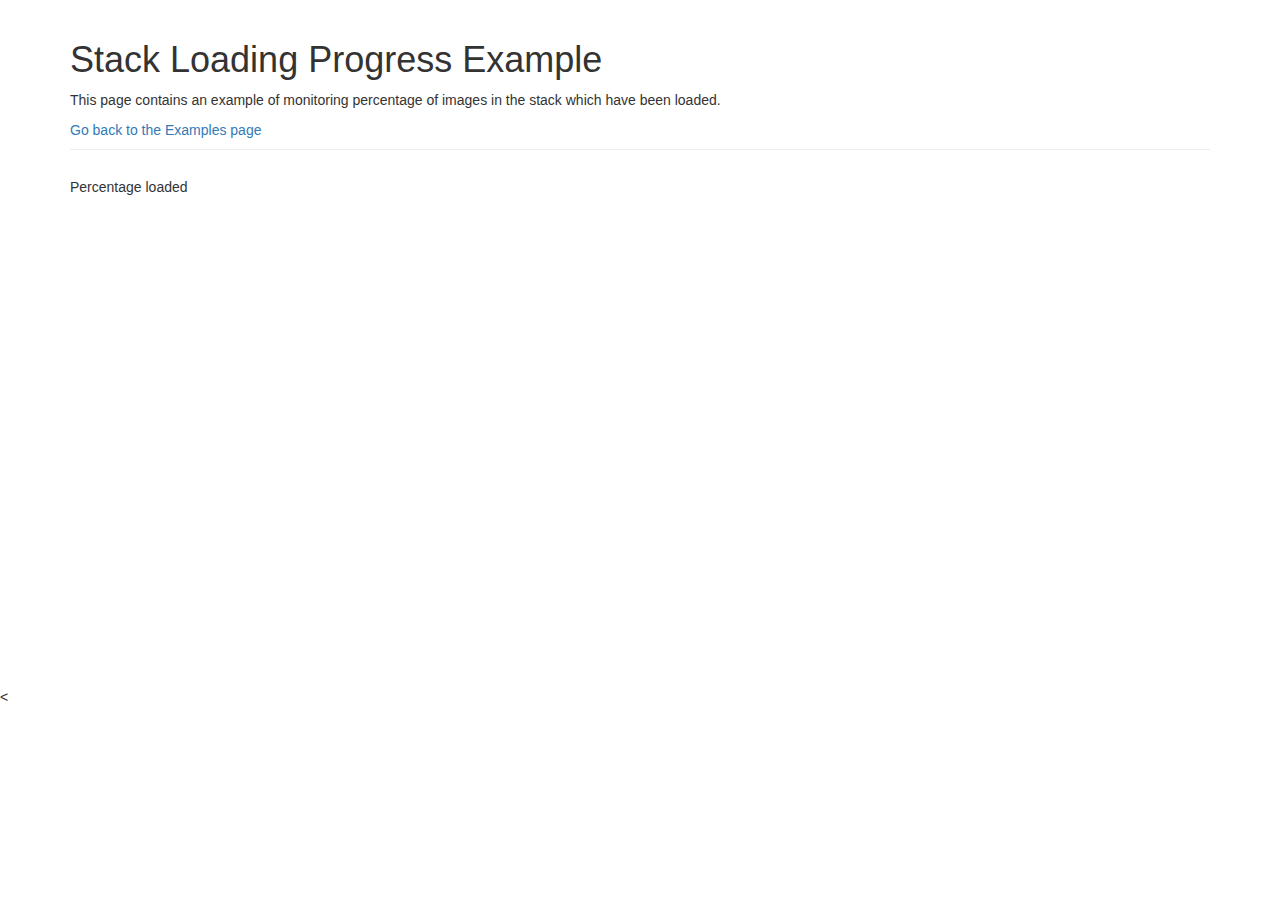
<file: src/main/webapp/test3_html/index.html>
<!DOCTYPE HTML>
<html>
<head>
    <!-- support for mobile touch devices -->
    <meta name="viewport" content="user-scalable=no, width=device-width, initial-scale=1, maximum-scale=1">

    <!-- twitter bootstrap CSS stylesheet - not required by cornerstoneTools -->
    <link href="../test_script/css/bootstrap.min.css" rel="stylesheet">

    <link href="../test_script/css/cornerstone.min.css" rel="stylesheet">

</head>
<body>
<div class="container">
    <div class="page-header">
        <h1>
            Stack Loading Progress Example
        </h1>
        <p>
            This page contains an example of monitoring percentage of images in the stack which have been loaded.
        </p>
        <a href="../index.html">Go back to the Examples page</a>
    </div>

    <div class="row">
        <div class="col-xs-12 col-sm-2">
            <h5>Percentage loaded</h5>
            <span id="loadProgress"></span>
        </div>
        <div class="col-xs-6">
            <div style="width:512px;height:512px;position:relative;display:inline-block;color:white;"
                 oncontextmenu="return false"
                 class='cornerstone-enabled-image'
                 unselectable='on'
                 onselectstart='return false;'
                 onmousedown='return false;'>
                <div id="dicomImage"
                     style="width:512px;height:512px;top:0px;left:0px; position:absolute;">
                </div>
            </div>
        </div>

    </div>
</div>

</body>

<<script src="../test_script/js/cornerstone.min.js"></script>
<SCRIPT src="../test_script/js/cornerstoneMath.min.js"></SCRIPT>
<SCRIPT src="../test_script/js/cornerstoneTools.min.js"></SCRIPT>

<!-- include the dicomParser library as the WADO image loader depends on it -->
<script src="../test_script/js/dicomParser.min.js"></script>

<!-- BEGIN Optional Codecs -->

<!-- OpenJPEG based jpeg 2000 codec -->
<script src="../test_script/js/openJPEG-FixedMemory.js"></script>

<!-- PDF.js based jpeg 2000 codec -->
<!-- NOTE: do not load the OpenJPEG codec if you use this one -->
<!-- <script src="../../codecs/jpx.min.js"></script> -->

<!-- JPEG-LS codec -->
<script src="../test_script/js/charLS-FixedMemory-browser.js"></script>

<!-- JPEG Lossless codec -->
<script src="../test_script/js/jpegLossless.js"></script>

<!-- JPEG Baseline codec -->
<script src="../test_script/js/jpeg.js"></script>

<!-- Deflate transfer syntax codec -->
<script src="../test_script/js/pako.min.js"></script>

<!-- END Optional Codecs -->

<!-- include the cornerstoneWADOImageLoader library -->
<script src="../test_script/js/cornerstoneWADOImageLoader.js"></script>

<script src="../test_script/js/uids.js"></script>

<!-- Lines ONLY required for this example to run without building the project -->
<script>window.cornerstoneWADOImageLoader || document.write('<script src="https://unpkg.com/cornerstone-wado-image-loader">\x3C/script>')</script>
<script src="../test_script/js/initializeWebWorkers.js"></script>


<script>
    cornerstoneWADOImageLoader.external.cornerstone = cornerstone;

   /* cornerstoneWADOImageLoader.configure({
        beforeSend: function(xhr) {
            // Add custom headers here (e.g. auth tokens)
            //xhr.setRequestHeader('APIKEY', 'my auth token');
        }
    });*/
    var element = document.getElementById('dicomImage');

    var imageIds = [
        'wadouri:http://localhost:8080/2.dcm',
        'wadouri:http://localhost:8080/3.dcm'
    ];

    var stack = {
        currentImageIdIndex : 0,
        imageIds: imageIds
    };


    // Deep copy the imageIds
    var loadProgress = {"imageIds": stack.imageIds.slice(0),
                    "total": stack.imageIds.length,
                    "remaining": stack.imageIds.length,
                    "percentLoaded": 0,
                    };

   /* function onImageLoaded (event) {
        var eventData = event.detail;
        var imageId = eventData.image.imageId;
        var imageIds = loadProgress["imageIds"];

        // Remove all instances, in case the stack repeats imageIds
        for(var i = imageIds.length - 1; i >= 0; i--) {
            if(imageIds[i] === imageId) {
               imageIds.splice(i, 1);
            }
        }

        // Populate the load progress object
        loadProgress["remaining"] = imageIds.length;
        loadProgress["percentLoaded"] = parseInt(100 - loadProgress["remaining"] / loadProgress["total"] * 100, 10);

        if ((loadProgress["remaining"] / loadProgress["total"]) === 0) {
            console.timeEnd("Loading");
        }

        // Write to a span in the DOM
        var currentValueSpan = document.getElementById("loadProgress");
        currentValueSpan.textContent = loadProgress["percentLoaded"];
    }

    // Image loading events are bound to the cornerstone object, not the element
    cornerstone.events.addEventListener("cornerstoneimageloaded", onImageLoaded);
*/
    // image enable the dicomImage element and the mouse inputs
    console.time("Loading");
    cornerstone.enable(element);
    cornerstoneTools.mouseInput.enable(element);
    cornerstoneTools.mouseWheelInput.enable(element);
    cornerstone.loadAndCacheImage(imageIds[stack.currentImageIdIndex]).then(function(image) {
        // display this image
        var viewport = cornerstone.getDefaultViewportForImage(element, image);
        cornerstone.displayImage(element, image,viewport);

        // set the stack as tool state
        cornerstoneTools.addStackStateManager(element, ['stack']);
        cornerstoneTools.addToolState(element, 'stack', stack);

        // Enable all tools we want to use with this element
        cornerstoneTools.stackScroll.activate(element, 1);
        cornerstoneTools.stackScrollWheel.activate(element);

        // Uncomment below to enable stack prefetching
        // With the example images the loading will be extremely quick, though
        cornerstoneTools.stackPrefetch.enable(element, 3);
    });

</script>
</html>
</file>
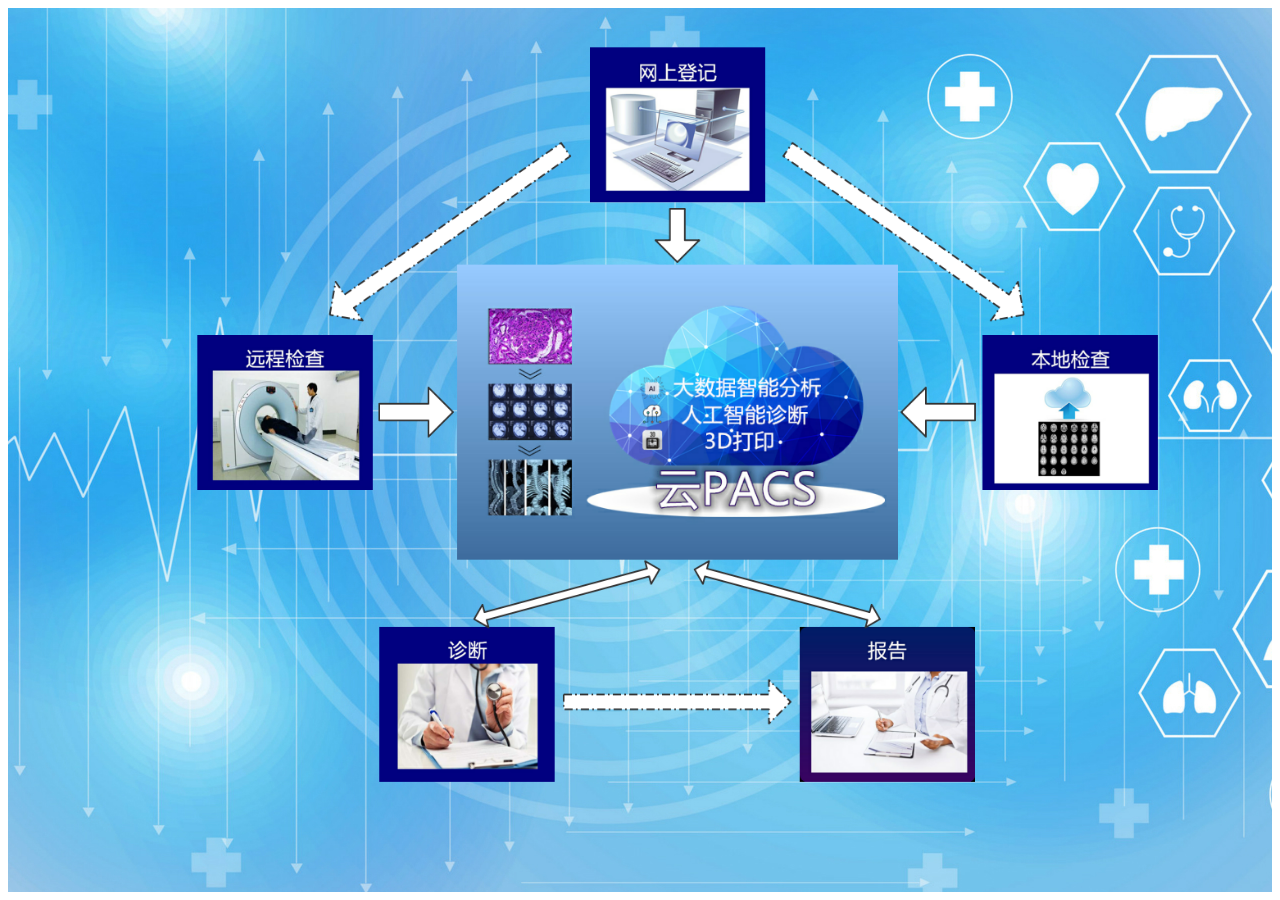
<file: src/main/webapp/major_function.html>
<head>
    <meta charset="utf-8">
    <style>
        .mf-background {
            background: url("images/info_board/400072433_banner_meitu_1.jpg") no-repeat fixed center;
            background-size: cover;
            width: 100%;
            height: 100%;
        }
        .clear {
            clear: both;
        }
    </style>
    <script>
        $(function(){
            $.ajax({
                type:"post",
                url:"userAuth/getUserAuthCode",
                dataType: "html",
                async:false,
                success:function(data){
                     // alert(data);
                    var obj=eval("("+data+")");
                    document.getElementById("hide").value=obj;
                    var auth=document.getElementById("hide").value;
                    // alert(auth);
                }
            });
        });
        function open_register() {
            var auth=document.getElementById("hide").value;
            // alert(auth);
            var strs=auth.split(",");
            for(var i=0;i<strs.length;i++)
            {
                var j=strs[i];
                // alert(j);
                if(j==18)
                {
                    // alert("####");
                    break;
                }else{
                    // alert("$$$");
                    if(i==strs.length-1){
                        if(j!=18)
                            // alert("^^^");
                        return;
                    }else{
                        // alert("%%%");
                        continue;
                    }
                }
            }
            BJUI.navtab({
                id:'registerinfo',
                url:'zlk_html/register_info_j.html',
                title:'登记信息'
            })
        };
        function open_report() {
            var auth=document.getElementById("hide").value;
            // alert(auth);
            var strs=auth.split(",");
            for(var i=0;i<strs.length;i++)
            {
                var j=strs[i];
                // alert(j);
                if(j==21)
                {
                    // alert("####");
                    break;
                }else{
                    // alert("$$$");
                    if(i==strs.length-1){
                        if(j!=21)
                            // alert("^^^");
                        return;
                    }else{
                        // alert("%%%");
                        continue;
                    }
                }
            }
            BJUI.navtab({
                id:'inner_search',
                url:'zlk_html/report_search_j.html',
                title:'本地检索'
            })
        };
        function open_wait_write() {
            var auth=document.getElementById("hide").value;
            // alert(auth);
            var strs=auth.split(",");
            for(var i=0;i<strs.length;i++)
            {
                var j=strs[i];
                // alert(j);
                if(j==17)
                {
                    // alert("####");
                    break;
                }else{
                    // alert("$$$");
                    if(i==strs.length-1){
                        if(j!=17)
                            // alert("^^^");
                            return;
                    }else{
                        // alert("%%%");
                    continue;
                    }
                }
            }
            BJUI.navtab({
                id:'hadChecked',
                url:'zlk_html/report_hadchecked_m.html',
                title:'本地书写'
            })
        };
    </script>
</head>
<body>
    <div class="mf-background" >
        <div class="register_" style="padding-left: 150px;">
            <img src="images/info_board/main_board.png" style="height:800px;" usemap="#url_map">
            <map name="url_map">
                <area shape="rect" coords="433,40,610,195" alt="登记" onclick="open_register()" style="cursor: pointer;">
                <area shape="rect" coords="222,620,399,774" alt="诊断" onclick="open_wait_write()" style="cursor: pointer;">
                <area shape="rect" coords="643,622,817,774" alt="报告" onclick="open_report()" style="cursor: pointer;">
            </map>
            <input type="hidden" id="hide" name="hide" size="20" class="code" />
        </div>
    </div>
</body>
</file>
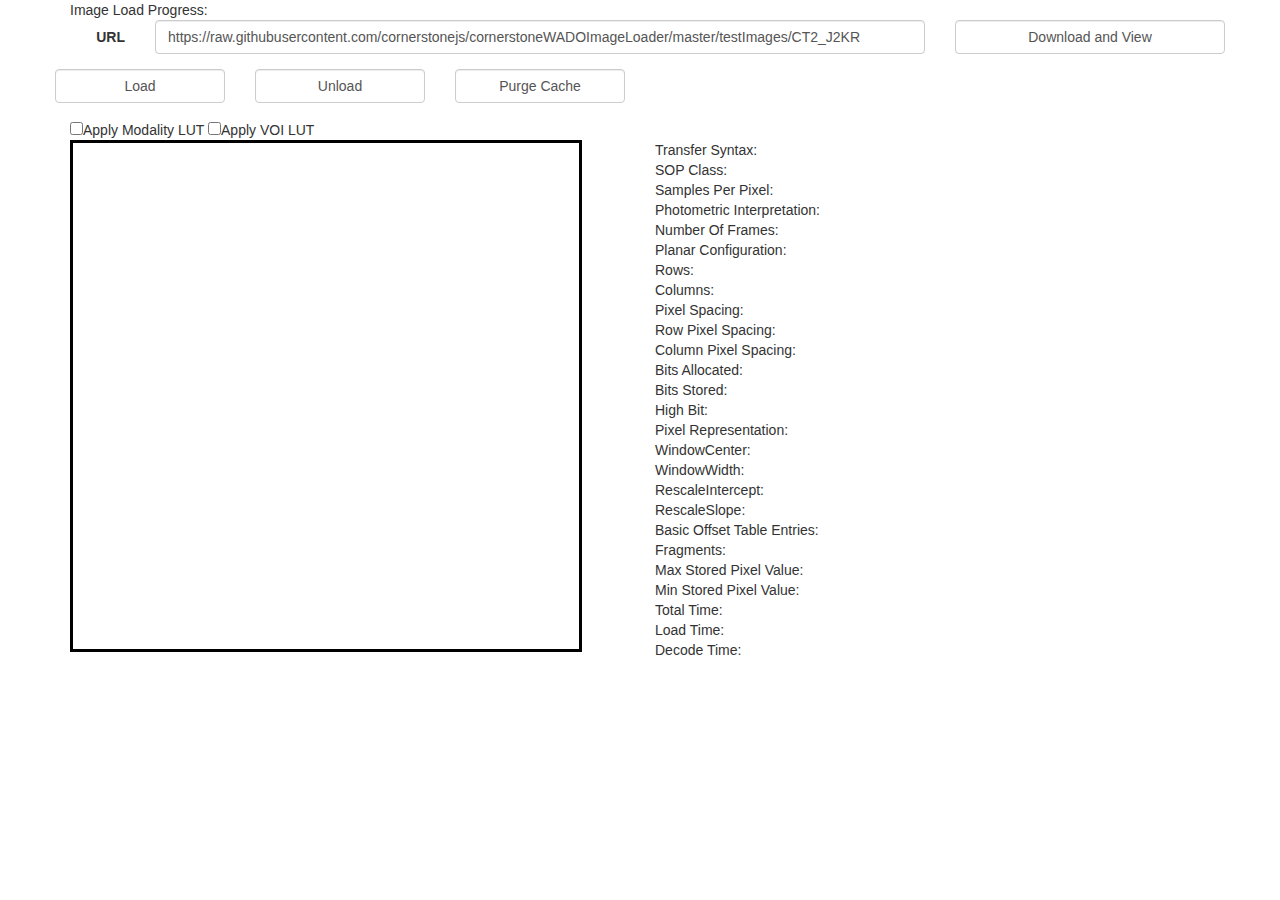
<file: src/main/webapp/test3_html/anno1.html>
<!DOCTYPE HTML>
<html>
<head>
    <!-- twitter bootstrap CSS stylesheet - included to make things pretty, not needed or used by cornerstone -->
    <link href="../test_script/css/bootstrap.min.css" rel="stylesheet">
    <link href="../test_script/css/cornerstone.min.css" rel="stylesheet">
</head>
<body>
<div class="container">

    <div id="loadProgress">Image Load Progress:</div>

    <div class="row">
        <form id="form" class="form-horizontal">
            <div class="form-group">
                <label class="control-label col-sm-1" for="wadoURL">URL</label>
                <div class="col-sm-8">
                    <input class="form-control" type="text" id="wadoURL" placeholder="Enter WADO URL" value="https://raw.githubusercontent.com/cornerstonejs/cornerstoneWADOImageLoader/master/testImages/CT2_J2KR">
                </div>
                <div class="col-sm-3">
                    <button class="form-control" type="button" id="downloadAndView" class="btn btn-primary">Download and View</button>
                </div>
            </div>
            <div class="form-group">
                <div class="col-sm-2">
                    <button class="form-control" type="button" id="load" class="btn btn-primary">Load</button>
                </div>
                <div class="col-sm-2">
                    <button class="form-control" type="button" id="unload" class="btn btn-primary">Unload</button>
                </div>
                <div class="col-sm-2">
                    <button class="form-control" type="button" id="purge" class="btn btn-primary">Purge Cache</button>
                </div>
            </div>
        </form>
    </div>
    <input type="checkbox" id="toggleModalityLUT">Apply Modality LUT</input>
    <input type="checkbox" id="toggleVOILUT">Apply VOI LUT</input>
    <br>
    <div class="row">
        <div class="col-md-6">
            <div style="width:512px;height:512px;position:relative;color: white;display:inline-block;border-style:solid;border-color:black;"
                 oncontextmenu="return false"
                 class='disable-selection noIbar'
                 unselectable='on'
                 onselectstart='return false;'
                 onmousedown='return false;'>
                <div id="dicomImage"
                     style="width:512px;height:512px;top:0px;left:0px; position:absolute">
                </div>
            </div>
        </div>
        <div class="col-md-6">
            <span>Transfer Syntax: </span><span id="transferSyntax"></span><br>
            <span>SOP Class: </span><span id="sopClass"></span><br>
            <span>Samples Per Pixel: </span><span id="samplesPerPixel"></span><br>
            <span>Photometric Interpretation: </span><span id="photometricInterpretation"></span><br>
            <span>Number Of Frames: </span><span id="numberOfFrames"></span><br>
            <span>Planar Configuration: </span><span id="planarConfiguration"></span><br>
            <span>Rows: </span><span id="rows"></span><br>
            <span>Columns: </span><span id="columns"></span><br>
            <span>Pixel Spacing: </span><span id="pixelSpacing"></span><br>
            <span>Row Pixel Spacing: </span><span id="rowPixelSpacing"></span><br>
            <span>Column Pixel Spacing: </span><span id="columnPixelSpacing"></span><br>
            <span>Bits Allocated: </span><span id="bitsAllocated"></span><br>
            <span>Bits Stored: </span><span id="bitsStored"></span><br>
            <span>High Bit: </span><span id="highBit"></span><br>
            <span>Pixel Representation: </span><span id="pixelRepresentation"></span><br>
            <span>WindowCenter: </span><span id="windowCenter"></span><br>
            <span>WindowWidth: </span><span id="windowWidth"></span><br>
            <span>RescaleIntercept: </span><span id="rescaleIntercept"></span><br>
            <span>RescaleSlope: </span><span id="rescaleSlope"></span><br>
            <span>Basic Offset Table Entries: </span><span id="basicOffsetTable"></span><br>
            <span>Fragments: </span><span id="fragments"></span><br>
            <span>Max Stored Pixel Value: </span><span id="minStoredPixelValue"></span><br>
            <span>Min Stored Pixel Value: </span><span id="maxStoredPixelValue"></span><br>
            <span>Total Time: </span><span id="totalTime"></span><br>
            <span>Load Time: </span><span id="loadTime"></span><br>
            <span>Decode Time: </span><span id="decodeTime"></span><br>
        </div>
    </div>
</div>
</body>

<!-- include the cornerstone library -->
<script src="../test_script/js/cornerstone.min.js"></script>
<SCRIPT src="../test_script/js/cornerstoneMath.min.js"></SCRIPT>
<SCRIPT src="../test_script/js/cornerstoneTools.min.js"></SCRIPT>

<!-- include the dicomParser library as the WADO image loader depends on it -->
<script src="../test_script/js/dicomParser.min.js"></script>

<!-- BEGIN Optional Codecs -->

<!-- OpenJPEG based jpeg 2000 codec -->
<script src="../test_script/js/openJPEG-FixedMemory.js"></script>

<!-- PDF.js based jpeg 2000 codec -->
<!-- NOTE: do not load the OpenJPEG codec if you use this one -->
<!-- <script src="../../codecs/jpx.min.js"></script> -->

<!-- JPEG-LS codec -->
<script src="../test_script/js/charLS-FixedMemory-browser.js"></script>

<!-- JPEG Lossless codec -->
<script src="../test_script/js/jpegLossless.js"></script>

<!-- JPEG Baseline codec -->
<script src="../test_script/js/jpeg.js"></script>

<!-- Deflate transfer syntax codec -->
<script src="../test_script/js/pako.min.js"></script>

<!-- END Optional Codecs -->

<!-- include the cornerstoneWADOImageLoader library -->
<script src="../test_script/js/cornerstoneWADOImageLoader.js"></script>

<script src="../test_script/js/uids.js"></script>

<!-- Lines ONLY required for this example to run without building the project -->
<script>window.cornerstoneWADOImageLoader || document.write('<script src="https://unpkg.com/cornerstone-wado-image-loader">\x3C/script>')</script>
<script src="../test_script/js/initializeWebWorkers.js"></script>

<script>
    cornerstoneWADOImageLoader.external.cornerstone = cornerstone;

    cornerstoneWADOImageLoader.configure({
        beforeSend: function(xhr) {
            // Add custom headers here (e.g. auth tokens)
            //xhr.setRequestHeader('APIKEY', 'my auth token');
        }
    });

    var loaded = false;

    function loadAndViewImage(imageId) {
        var element = document.getElementById('dicomImage');

        try {
            var start = new Date().getTime();
            cornerstone.loadAndCacheImage(imageId).then(function(image) {
                console.log(image);
                var viewport = cornerstone.getDefaultViewportForImage(element, image);
                document.getElementById('toggleModalityLUT').checked = (viewport.modalityLUT !== undefined);
                document.getElementById('toggleVOILUT').checked = (viewport.voiLUT !== undefined);
                cornerstone.displayImage(element, image, viewport);
                if(loaded === false) {
                    cornerstoneTools.mouseInput.enable(element);
                    cornerstoneTools.mouseWheelInput.enable(element);
                    cornerstoneTools.wwwc.activate(element, 1); // ww/wc is the default tool for left mouse button
                    cornerstoneTools.pan.activate(element, 2); // pan is the default tool for middle mouse button
                    cornerstoneTools.zoom.activate(element, 4); // zoom is the default tool for right mouse button
                    cornerstoneTools.zoomWheel.activate(element); // zoom is the default tool for middle mouse wheel
                    loaded = true;
                }

                function getTransferSyntax() {
                    const value = image.data.string('x00020010');
                    return value + ' [' + uids[value] + ']';
                }

                function getSopClass() {
                    const value = image.data.string('x00080016');
                    return value + ' [' + uids[value] + ']';
                }

                function getPixelRepresentation() {
                    const value = image.data.uint16('x00280103');
                    if(value === undefined) {
                        return;
                    }
                    return value + (value === 0 ? ' (unsigned)' : ' (signed)');
                }

                function getPlanarConfiguration() {
                    const value = image.data.uint16('x00280006');
                    if(value === undefined) {
                        return;
                    }
                    return value + (value === 0 ? ' (pixel)' : ' (plane)');
                }


                document.getElementById('transferSyntax').textContent = getTransferSyntax();
                document.getElementById('sopClass').textContent = getSopClass();
                document.getElementById('samplesPerPixel').textContent = image.data.uint16('x00280002');
                document.getElementById('photometricInterpretation').textContent = image.data.string('x00280004');
                document.getElementById('numberOfFrames').textContent = image.data.string('x00280008');
                document.getElementById('planarConfiguration').textContent = getPlanarConfiguration();
                document.getElementById('rows').textContent = image.data.uint16('x00280010');
                document.getElementById('columns').textContent = image.data.uint16('x00280011');
                document.getElementById('pixelSpacing').textContent = image.data.string('x00280030');
                document.getElementById('rowPixelSpacing').textContent = image.rowPixelSpacing;
                document.getElementById('columnPixelSpacing').textContent = image.columnPixelSpacing;
                document.getElementById('bitsAllocated').textContent = image.data.uint16('x00280100');
                document.getElementById('bitsStored').textContent = image.data.uint16('x00280101');
                document.getElementById('highBit').textContent = image.data.uint16('x00280102');
                document.getElementById('pixelRepresentation').textContent = getPixelRepresentation();
                document.getElementById('windowCenter').textContent = image.data.string('x00281050');
                document.getElementById('windowWidth').textContent = image.data.string('x00281051');
                document.getElementById('rescaleIntercept').textContent = image.data.string('x00281052');
                document.getElementById('rescaleSlope').textContent = image.data.string('x00281053');
                document.getElementById('basicOffsetTable').textContent = image.data.elements.x7fe00010.basicOffsetTable ? image.data.elements.x7fe00010.basicOffsetTable.length : '';
                document.getElementById('fragments').textContent = image.data.elements.x7fe00010.fragments ? image.data.elements.x7fe00010.fragments.length : '';
                document.getElementById('minStoredPixelValue').textContent = image.minPixelValue;
                document.getElementById('maxStoredPixelValue').textContent = image.maxPixelValue;
                var end = new Date().getTime();
                var time = end - start;
                document.getElementById('totalTime').textContent = time + "ms";
                document.getElementById('loadTime').textContent = image.loadTimeInMS + "ms";
                document.getElementById('decodeTime').textContent = image.decodeTimeInMS + "ms";

            }, function(err) {
                alert(err);
            });
        }
        catch(err) {
            alert(err);
        }
    }

    function downloadAndView() {
        let url = document.getElementById('wadoURL').value;

        // prefix the url with wadouri: so cornerstone can find the image loader
        url = "wadouri:" + url;

        // image enable the dicomImage element and activate a few tools
        loadAndViewImage(url);
    }

    cornerstone.events.addEventListener('cornerstoneimageloadprogress', function(event) {
        const eventData = event.detail;
        const loadProgress = document.getElementById('loadProgress');
        loadProgress.textContent = `Image Load Progress: ${eventData.percentComplete}%`;
    });

    function getUrlWithoutFrame() {
        var url = document.getElementById('wadoURL').value;
        var frameIndex = url.indexOf('frame=');
        if(frameIndex !== -1) {
            url = url.substr(0, frameIndex-1);
        }
        return url;
    }

    var element = document.getElementById('dicomImage');
    cornerstone.enable(element);

    document.getElementById('downloadAndView').addEventListener('click', function(e) {
        downloadAndView();
    });
    document.getElementById('load').addEventListener('click', function(e) {
        var url = getUrlWithoutFrame();
        cornerstoneWADOImageLoader.wadouri.dataSetCacheManager.load(url);
    });
    document.getElementById('unload').addEventListener('click', function(e) {
        var url = getUrlWithoutFrame();
        cornerstoneWADOImageLoader.wadouri.dataSetCacheManager.unload(url);
    });

    document.getElementById('purge').addEventListener('click', function(e) {
        cornerstone.imageCache.purgeCache();
    });

    const form = document.getElementById('form');
    form.addEventListener('submit', function() {
        downloadAndView();
        return false;
    });

    document.getElementById('toggleModalityLUT').addEventListener('click', function() {
        var applyModalityLUT = document.getElementById('toggleModalityLUT').checked;
        console.log('applyModalityLUT=', applyModalityLUT);
        var image = cornerstone.getImage(element);
        var viewport = cornerstone.getViewport(element);
        if(applyModalityLUT) {
            viewport.modalityLUT = image.modalityLUT;
        } else {
            viewport.modalityLUT = undefined;
        }
        cornerstone.setViewport(element, viewport);
    });

    document.getElementById('toggleVOILUT').addEventListener('click', function() {
        var applyVOILUT = document.getElementById('toggleVOILUT').checked;
        console.log('applyVOILUT=', applyVOILUT);
        var image = cornerstone.getImage(element);
        var viewport = cornerstone.getViewport(element);
        if(applyVOILUT) {
            viewport.voiLUT = image.voiLUT;
        } else {
            viewport.voiLUT = undefined;
        }
        cornerstone.setViewport(element, viewport);
    });

    document.getElementById('toggleCollapseInfo').addEventListener('click', function() {
        if (document.getElementById('collapseInfo').style.display === 'none') {
            document.getElementById('collapseInfo').style.display = 'block';
        } else {
            document.getElementById('collapseInfo').style.display = 'none';
        }
    });
</script>
</html>
</file>
<file: src/main/webapp/test_script/css/cornerstone.min.css>
/*! cornerstone - v0.9.0 - 2016-02-03 | (c) 2014 Chris Hafey | https://github.com/chafey/cornerstone */.cornerstone-enabled-image{-webkit-touch-callout:none;-webkit-user-select:none;-khtml-user-select:none;-moz-user-select:none;-ms-user-select:none;user-select:none;cursor:default}
</file>
